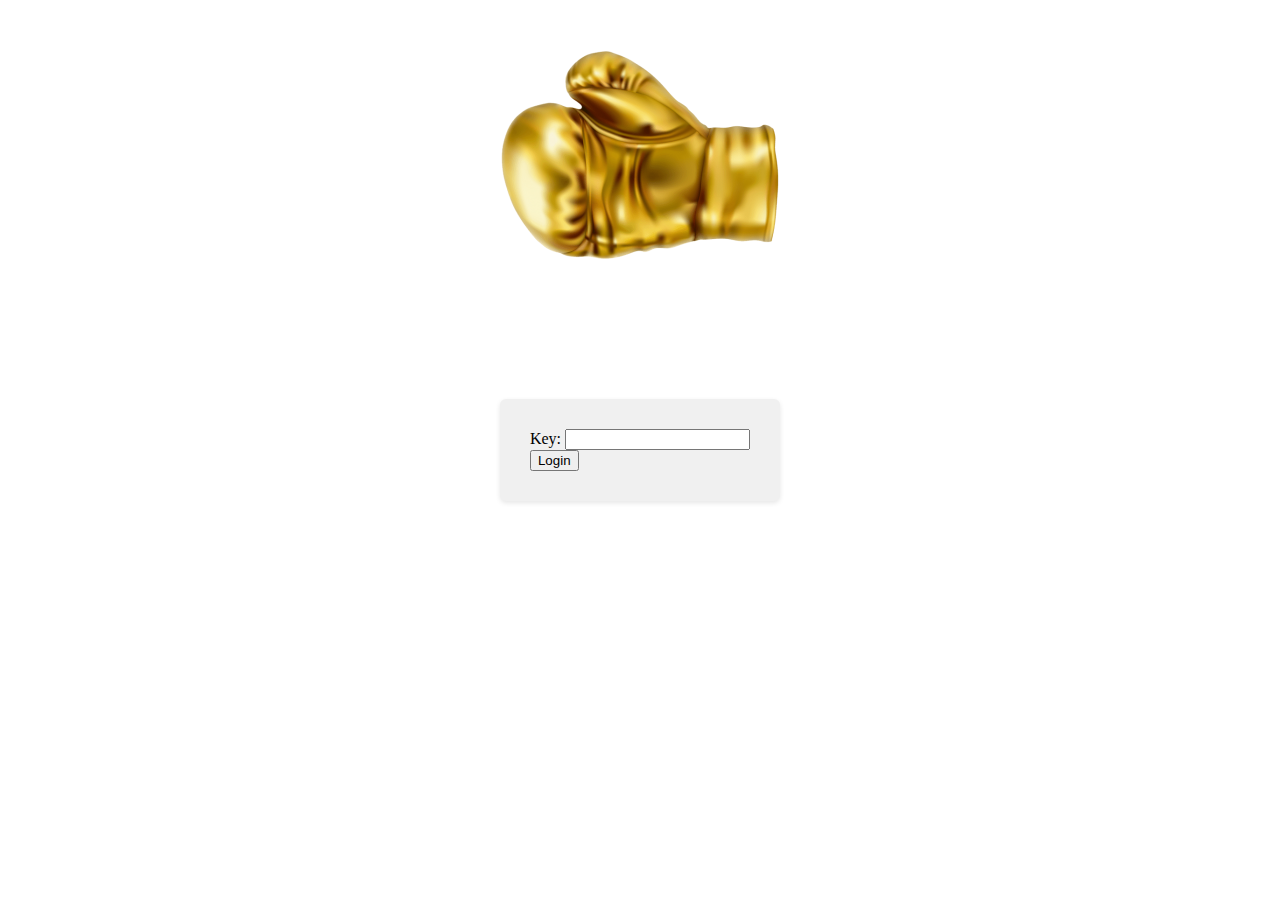
<file: index.html>
<!DOCTYPE html>
<html lang="en">
<head>
  <meta charset="UTF-8">
  <meta name="viewport" content="width=device-width, initial-scale=1.0">
  <title>Login Page</title>
  <style>
    /* Basic styling */
    body {
      background-image: url('https://wallpaperaccess.com/full/5793189.jpg');
      background-position: center;
      background-size: cover;
      background-repeat: no-repeat;
      background-attachment: fixed

      font-family: Arial, sans-serif;
      margin: 0;
      display: flex; /* Use flexbox for centering */
      justify-content: center; /* Center horizontally */
      align-items: center; /* Center vertically */
      min-height: 100vh; /* Set minimum height for viewport coverage */
    }

    /* Centered top icon */
    .icon {
      position: absolute;
      top: 50px;
      left: 50%;
      transform: translateX(-50%);
    }

    form {
      background-color: #f0f0f0;
      padding: 30px;
      border-radius: 6px;
      box-shadow: 0 2px 5px rgba(0, 0, 0, 0.1);
    }
  </style>
</head>
<body>
  <img class="icon" src="images/logo.png">

  <form id="login-form">
    <label for="key">Key:</label>
    <input type="password" id="key" name="key" required><br>
    <button type="submit">Login</button>
  </form>
  <p id="message"></p>

  <script>
    const form = document.getElementById('login-form');
    const message = document.getElementById('message');

    form.addEventListener('submit', (event) => {
      event.preventDefault(); // Prevent default form submission

      const key = document.getElementById('key').value;

      // Simulate key validation (replace with server-side validation)
      if (key === 'TinoF') {
        message.textContent = 'Successful!';
        // Redirect to protected area (replace with actual redirection)
        window.location.href = 'login.html';
      } else {
        message.textContent = 'Invalid key.';
      }
    });
  </script>
</body>
</html>
</file>
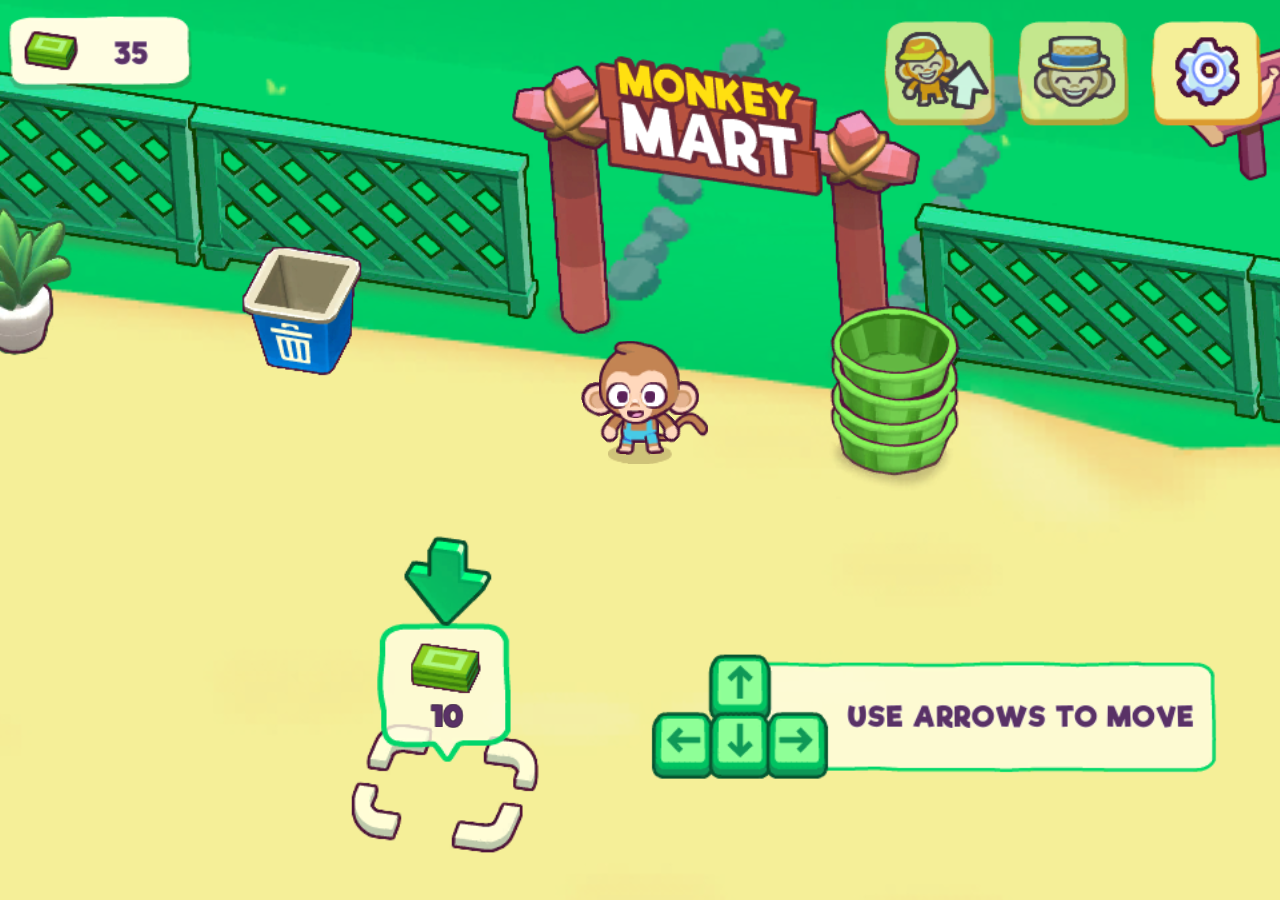
<file: games/MonkeyMart/index.html>
<html lang="en"><head> 
  <meta charset="utf-8"> 
  <meta http-equiv="X-UA-Compatible" content="IE=edge,chrome=1"> 
  <meta name="viewport" content="width=device-width, initial-scale=1.0, maximum-scale=1.0, user-scalable=0, minimal-ui, shrink-to-fit=no"> 
  <meta name="apple-mobile-web-app-capable" content="yes"> 
  <!-- The above 4 meta tags *must* come first in the head; any other head content must come *after* these tags --> 
  <title>MonkeyMart</title> 
  <meta name="robots" content="noindex,nofollow" />
  <style type="text/css">
	/* Disable user selection to avoid strange bug in Chrome on Windows:
	* Selecting a text outside the canvas, then clicking+draging would
	* drag the selected text but block mouse down/up events to the engine.
	*/
	body {
	
		position: fixed; /* Prevent overscroll */
	
		margin:0;
		padding:0;
	}

	.canvas-app-container {
		width: 100%;
		height: 100%;
		position: absolute;
		align-items: center;
		justify-content: center;
		overflow: hidden;
	}

	.canvas-app-container:-webkit-full-screen {
		/* Auto width and height in Safari/Chrome fullscreen. */
		width: auto;
		height: auto;
	}

	#canvas {
		outline: none;
		border: 0;
		width: 100%;
		vertical-align: bottom;
	}

	#canvas-container {
		position: relative;
	}

	canvas:focus, canvas:active {
		outline: none;
		border: 0;
		ie-dummy: expression(this.hideFocus=true);
		-moz-outline-style: none;
	}

	div {
		-webkit-tap-highlight-color: rgba(0,0,0,0);
		-webkit-touch-callout: none;
		-webkit-user-select: none;
		-khtml-user-select: none;
		-moz-user-select: none;
		-ms-user-select: none;
		user-select: none;
	}

	.banner-styleBottom {
		margin: 0 auto;
		position: fixed;
		bottom: 0;
		display: block;
		left: 50%;
		transform: translateX(-50%);
	}

	.banner-styleTop {
		margin: 0 auto;
		position: fixed;
		top: 0;
		display: block;
		left: 50%;
		transform: translateX(-50%);
	}

		.canvas-app-progress {
		position: absolute;
		background-color: #0A8A40;
		height: 30px;
		margin-top: -30px;
		width: 100%;
	}

	.canvas-app-progress-bar {
		font-size: 12px;
		height: 30px;
		color: rgb(255, 255, 255);
		background-color: #FFE333;
		text-align: center;
		line-height: 20px;
	}


	.link, .button {
		font-family: sans-serif;
		font-size: 14px;
		font-weight: normal;
		font-style: normal;
		font-stretch: normal;
		line-height: normal;
		letter-spacing: 0px;
		padding-top: 12px;
	}

	.buttons-background {
		background-color: #ffffff;
		width: 100%;
		height: 42px;
	}

	body {
		background-color: #ffffff;
	}

	.canvas-app-container {
		background: #00BB61;
		/* background: -moz-linear-gradient(-45deg, rgba(250,252,255,1) 0%, rgba(250,252,255,1) 50%, rgba(245,249,255,1) 50%, rgba(245,249,255,1) 100%);
		background: -webkit-gradient(left top, right bottom, color-stop(0%, rgba(250,252,255,1)), color-stop(50%, rgba(250,252,255,1)), color-stop(50%, rgba(245,249,255,1)), color-stop(100%, rgba(245,249,255,1)));
		background: -webkit-linear-gradient(-45deg, rgba(250,252,255,1) 0%, rgba(250,252,255,1) 50%, rgba(245,249,255,1) 50%, rgba(245,249,255,1) 100%);
		background: -o-linear-gradient(-45deg, rgba(250,252,255,1) 0%, rgba(250,252,255,1) 50%, rgba(245,249,255,1) 50%, rgba(245,249,255,1) 100%);
		background: -ms-linear-gradient(-45deg, rgba(250,252,255,1) 0%, rgba(250,252,255,1) 50%, rgba(245,249,255,1) 50%, rgba(245,249,255,1) 100%);
		background: linear-gradient(135deg, rgba(250,252,255,1) 0%, rgba(250,252,255,1) 50%, rgba(245,249,255,1) 50%, rgba(245,249,255,1) 100%);
		filter: progid:DXImageTransform.Microsoft.gradient( startColorstr='#fafcff', endColorstr='#f5f9ff', GradientType=1 ); */
	}

	.canvas-app-canvas {
		background-repeat: no-repeat;
		background-position: center;

		background-position: top;
		background-size: cover;
		background-image: url("bg_loading.png");


  }

	</style> 
<script src="./poki-sdk.js"></script>
</head> 
 <body> 
  <div id="app-container" class="canvas-app-container" style="width: 640px; height: 360px;"> 
   <div id="canvas-container" class="canvas-app-canvas-container"> 
    <canvas id="canvas" class="canvas-app-canvas" tabindex="1" width="640" height="360"></canvas> 
   </div> 
   <div class="buttons-background"> 
   </div> 
   <!-- center and anchor to bottom of page --> 
   <div id="progress-bar-root" style="position: absolute; bottom: 29px; left: 50%; visibility: visible; z-index: 4;"> 
    <!-- <div id="progress-bar-text"> --> 
    <img id="progress-bar-bg" src="load_bar_bg.png" width="270" style="margin-left: -135px;"> 
    <img id="progress-bar-fg" src="load_bar_fg.png" style="position: absolute; clip: rect(0px, 137.942px, 22px, 0px); margin-top: 0px; margin-left: -270px;" width="270"> 
   </div> 
  </div> 
  <!-- --> 
  <!-- <div id="bannerTop" class="banner-styleTop"></div> --> 
  <!-- <div id="bannerBottom" class="banner-styleBottom"></div> --> 
  <!-- --> 
  <script id="engine-loader" type="text/javascript" src="dmloader.js"></script> 
  <!-- --> 
  <script id="engine-setup" type="text/javascript">
	var extra_params = {
		archive_location_filter: function( path ) {
			return ("archive" + path + "");
		},
		engine_arguments: ["--verify-graphics-calls=false",],
		custom_heap_size: 67108864,
		full_screen_container: "#canvas-container",
		disable_context_menu: true
	}

	Module['INITIAL_MEMORY'] = extra_params.custom_heap_size;

	Module['onRuntimeInitialized'] = function() {
		Module.runApp("canvas", extra_params);
	};

	Module["locateFile"] = function(path, scriptDirectory)
	{
		// dmengine*.wasm is hardcoded in the built JS loader for WASM,
		// we need to replace it here with the correct project name.
		if (path == "dmengine.wasm" || path == "dmengine_release.wasm" || path == "dmengine_headless.wasm") {
			path = "MonkeyMart.wasm";
		}
		return scriptDirectory + path;
	};

	var is_iOS = /iPad|iPhone|iPod/.test(navigator.userAgent) && !window.MSStream;
	var buttonHeight = 0;
	var prevInnerWidth = -1;
	var prevInnerHeight = -1;
	function resize_game_canvas() {
		// Hack for iOS when exit from Fullscreen mode
		if (is_iOS) {
			window.scrollTo(0, 0);
		}

		var app_container = document.getElementById('app-container');
		var game_canvas = document.getElementById('canvas');
		var progress_bar_root = document.getElementById('progress-bar-root');
		var progress_bar_fg = document.getElementById('progress-bar-fg');
		var progress_bar_bg = document.getElementById('progress-bar-bg');
		var innerWidth = window.innerWidth;
		var innerHeight = window.innerHeight - buttonHeight;
		if (prevInnerWidth == innerWidth && prevInnerHeight == innerHeight)
		{
			return;
		}
		prevInnerWidth = innerWidth;
		prevInnerHeight = innerHeight;
		var width = 960;
		var height = 640;
		var targetRatio = width / height;
		var actualRatio = innerWidth / innerHeight;
	
	
		//Stretch
		width = innerWidth;
		height = innerHeight;
	
	
	
		app_container.style.width = width + "px";
		app_container.style.height = height + buttonHeight + "px";
		game_canvas.width = width;
		game_canvas.height = height;

		// progress bar
		var bar_h = width < height ? width:height;
		progress_bar_bg.width = Math.min(Math.ceil(bar_h * 0.06 * 300/24),width * 0.8);

		progress_bar_bg.style.marginLeft = - progress_bar_bg.width/2 + "px";
		progress_bar_fg.width =  Math.ceil(progress_bar_bg.width * 1);

		progress_bar_fg.style.marginTop = (progress_bar_bg.width * 0) * (0)/2 + "px";
		progress_bar_fg.style.marginLeft = -progress_bar_bg.width/2 - progress_bar_fg.width/2 + "px";

		// progress_bar_text.style.fontSize = Math.ceil(bar_h * 0.10) + "px";
		progress_bar_root.style.bottom = Math.ceil(height*0.08 + buttonHeight) + "px";
	}
	resize_game_canvas();
	window.addEventListener('resize', resize_game_canvas, false);
	window.addEventListener('orientationchange', resize_game_canvas, false);
	// window.addEventListener('wheel', e => e.preventDefault(), { passive: false });
	window.addEventListener("keydown", function(e) {
		if([32, 37, 38, 39, 40].indexOf(e.keyCode) > -1) {
			e.preventDefault();
		}
	}, false);
	window.addEventListener('focus', resize_game_canvas, false);
	
            // HashSHA1 implementation
            !function(){var r=function(r){for(var n="",t=7;t>=0;t--)n+="0123456789abcdef".charAt(r>>4*t&15);return n},n=function(r,n){var t=(65535&r)+(65535&n);return(r>>16)+(n>>16)+(t>>16)<<16|65535&t},e=function(r,n){return r<<n|r>>>32-n},o=function(r,n,t,e){return r<20?n&t|~n&e:r<40?n^t^e:r<60?n&t|n&e|t&e:n^t^e},u=function(r){return r<20?1518500249:r<40?1859775393:r<60?-1894007588:-899497514};window._HashSHA1=function(f){for(var a=function(r){for(var n=1+(r.length+8>>6),t=new Array(16*n),e=0;e<16*n;e++)t[e]=0;for(e=0;e<r.length;e++)t[e>>2]|=r.charCodeAt(e)<<24-e%4*8;return t[e>>2]|=128<<24-e%4*8,t[16*n-1]=8*r.length,t}(f),c=new Array(80),i=1732584193,h=-271733879,v=-1732584194,A=271733878,g=-1009589776,l=0;l<a.length;l+=16){for(var w=i,d=h,y=v,H=A,b=g,s=0;s<80;s++)c[s]=s<16?a[l+s]:e(c[s-3]^c[s-8]^c[s-14]^c[s-16],1),t=n(n(e(i,5),o(s,h,v,A)),n(n(g,c[s]),u(s))),g=A,A=v,v=e(h,30),h=i,i=t;i=n(i,w),h=n(h,d),v=n(v,y),A=n(A,H),g=n(g,b)}return r(i)+r(h)+r(v)+r(A)+r(g)}}();

            // Delete all LiveUpdate files stored in IDBFS
            var old_preloadAndCallMain = Module._preloadAndCallMain;
            Module._preloadAndCallMain = function () {
                var dir = DMSYS.GetUserPersistentDataRoot();
                var resDir = _HashSHA1("MonkeyMart");
                try {
                    FS.unlink(dir + "/." + resDir + "/liveupdate.arcd");
                } catch (e) {}
                try {
                    FS.unlink(dir + "/." + resDir + "/liveupdate.arci");
                } catch (e) {}
                try {
                    FS.unlink(dir + "/." + resDir + "/liveupdate.arci.tmp");
                } catch (e) {}
                old_preloadAndCallMain();

                if (Module._archiveLoaded) {
                    // 
                }
            };
        </script> 
  <script id="engine-start" type="text/javascript">
		var currentPercentage = 0

		Progress.updateProgress = function(percentage) {
			Progress.notifyListeners(percentage);
			if(currentPercentage>percentage){
				percentage = currentPercentage
			}
			currentPercentage = percentage
			// var progress_bar_text = document.getElementById('progress-bar-text');
			// progress_bar_text.innerHTML  = "<b>" +  Math.ceil(percentage) + "%</b>";

			var fg = document.getElementById('progress-bar-fg');
			fg.style.clip="rect(0px,"  + fg.width * percentage/100 + "px,"  + fg.height+"px," + "0px)"

			if(isNaN(percentage)){
				var progress_bar_root = document.getElementById('progress-bar-root');
				progress_bar_root.style.visibility = "hidden";
			}
		};
		Progress.addProgress = function (){
			var progress_bar_root = document.getElementById('progress-bar-root');
			progress_bar_root.style.visibility = "visible"
		}
		Progress.removeProgress = function () {
			var progress_bar_root = document.getElementById('progress-bar-root');
			progress_bar_root.style.visibility = "hidden";
			// Remove any background/splash image that was set in runApp().
			// Workaround for Safari bug DEF-3061.
			Module.canvas.style.background = "";
		}

		EngineLoader.stream_wasm = "false" === "true";
		EngineLoader.load("canvas", "MonkeyMart");
	</script> 
  <script type="text/javascript">
		function poki_showBanner(vBanner) {
			PokiSDK.displayAd(document.getElementById(vBanner), '320x50');
		}

		function poki_showBigBanner(vBanner) {
			PokiSDK.displayAd(document.getElementById(vBanner), '728x90');
		}

		function poki_hideBanner(vBanner) {
			PokiSDK.destroyAd(document.getElementById(vBanner));
		}
	</script>   
  <script id="poki-sdk-setup" type="text/javascript">
		// PokiSDK.gameLoadingStart();
		// var data = {};
		// var isLoadFinished = false;
		// Progress.addListener(function(percentage){
		// 	data.percentageDone = percentage / 100;
		// 	if (!isLoadFinished)
		// 		PokiSDK.gameLoadingProgress(data);
		// 	if (percentage == 100 && !isLoadFinished) {
		// 		PokiSDK.gameLoadingFinished();
		// 		isLoadFinished = true;
		// 	}
		// });
		Module['onRuntimeInitialized'] = function() {
			// PokiSDK.init().then(()=>{
			// 	Module.runApp("canvas", extra_params);
			// }).catch(()=>{
			// 	Module.runApp("canvas", extra_params);
			// });
			Module.runApp("canvas", extra_params);
		};
	</script>
  <script type="text/javascript" src="GameAnalytics.js"></script>
 </body></html>
</file>
